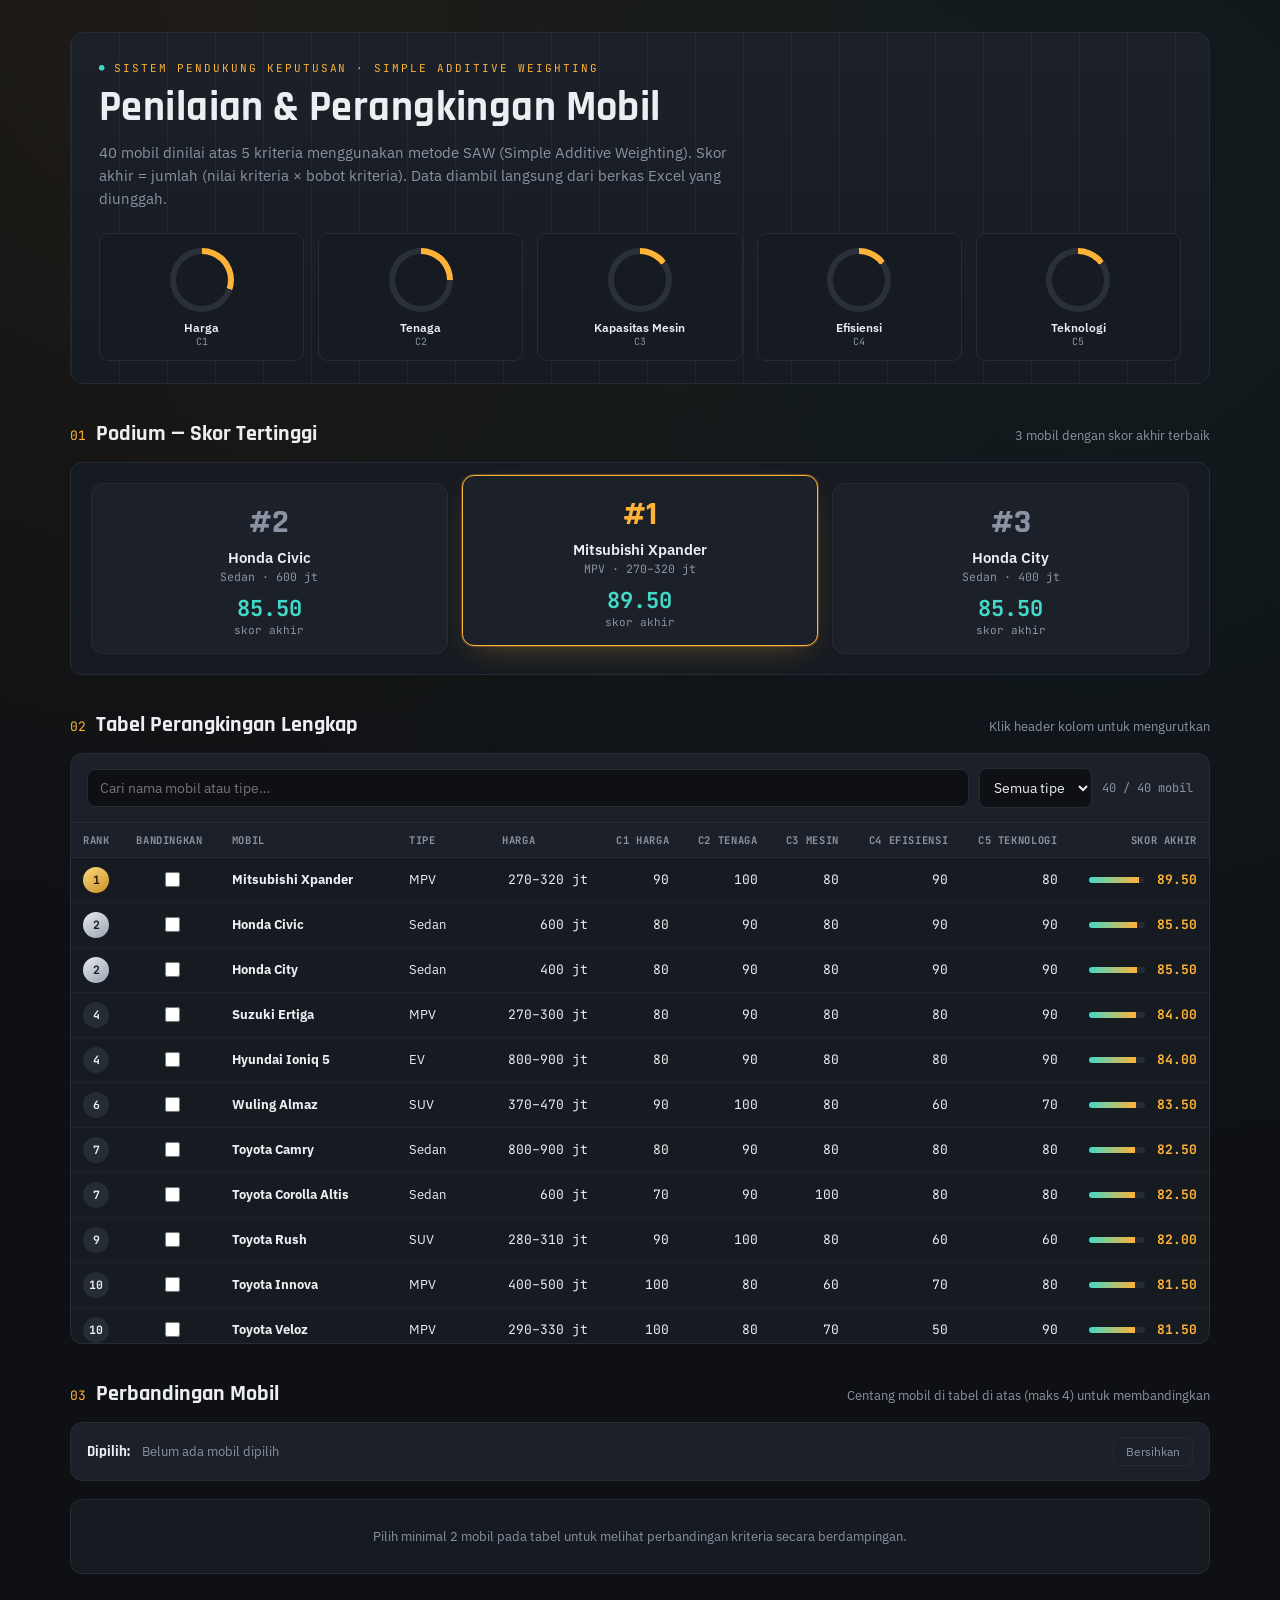
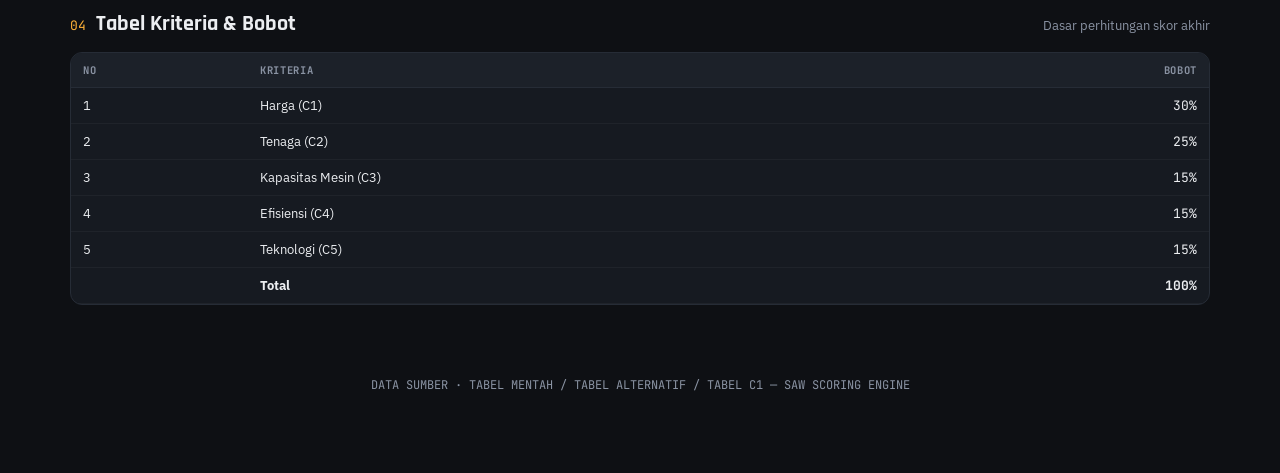
<file: index.html>
<!DOCTYPE html>
<html lang="id">
<head>
<meta charset="UTF-8">
<meta name="viewport" content="width=device-width, initial-scale=1.0">
<title>Sistem Penilaian & Perangkingan Mobil — Metode SAW</title>
<link rel="preconnect" href="https://fonts.googleapis.com">
<link href="https://fonts.googleapis.com/css2?family=Rajdhani:wght@500;600;700&family=IBM+Plex+Sans:wght@400;500;600&family=JetBrains+Mono:wght@400;500;700&display=swap" rel="stylesheet">
<style>
  :root{
    --bg:#0e1014;
    --panel:#161a21;
    --panel-2:#1c2129;
    --border:#262c36;
    --text:#eceef1;
    --muted:#8a93a3;
    --amber:#ffb238;
    --amber-dim:#8a6323;
    --teal:#43d9c8;
    --red:#e8615c;
    --grid-line: rgba(255,255,255,0.04);
  }
  *{box-sizing:border-box;}
  body{
    margin:0;
    background:
      radial-gradient(circle at 15% 0%, rgba(255,178,56,0.07), transparent 40%),
      radial-gradient(circle at 85% 10%, rgba(67,217,200,0.06), transparent 45%),
      var(--bg);
    color:var(--text);
    font-family:'IBM Plex Sans', sans-serif;
    padding:0 0 80px 0;
  }
  .wrap{max-width:1180px;margin:0 auto;padding:32px 20px;}

  /* ---------- HEADER / DASHBOARD ---------- */
  header{
    border:1px solid var(--border);
    background:linear-gradient(180deg, var(--panel-2), var(--panel));
    border-radius:14px;
    padding:28px 28px 22px;
    position:relative;
    overflow:hidden;
  }
  header::before{
    content:"";
    position:absolute;inset:0;
    background-image: repeating-linear-gradient(90deg, var(--grid-line) 0 1px, transparent 1px 48px);
    pointer-events:none;
  }
  .eyebrow{
    font-family:'JetBrains Mono', monospace;
    font-size:11px;
    letter-spacing:.18em;
    color:var(--amber);
    text-transform:uppercase;
    display:flex;align-items:center;gap:8px;
  }
  .eyebrow::before{content:"●";color:var(--teal);font-size:9px;}
  h1{
    font-family:'Rajdhani',sans-serif;
    font-weight:700;
    font-size:clamp(28px,4vw,42px);
    margin:6px 0 6px;
    letter-spacing:.01em;
  }
  header p.sub{color:var(--muted);max-width:640px;margin:0 0 22px;font-size:14.5px;line-height:1.6;}

  .gauge-row{display:grid;grid-template-columns:repeat(5,1fr);gap:14px;position:relative;}
  .gauge{
    background:var(--panel);
    border:1px solid var(--border);
    border-radius:10px;
    padding:14px 12px 12px;
    text-align:center;
  }
  .gauge .ring{
    width:64px;height:64px;border-radius:50%;margin:0 auto 8px;
    display:flex;align-items:center;justify-content:center;
    background:conic-gradient(var(--amber) calc(var(--pct)*1%), #2a303a 0);
    position:relative;
  }
  .gauge .ring::after{
    content:"";position:absolute;inset:6px;border-radius:50%;background:var(--panel);
  }
  .gauge .ring span{position:relative;font-family:'JetBrains Mono',monospace;font-weight:700;font-size:13px;color:var(--amber);}
  .gauge .label{font-size:12px;color:var(--text);font-weight:600;}
  .gauge .code{font-family:'JetBrains Mono',monospace;font-size:10px;color:var(--muted);}

  /* ---------- SECTIONS ---------- */
  section{margin-top:36px;}
  .sec-head{display:flex;align-items:baseline;gap:10px;margin-bottom:14px;flex-wrap:wrap;}
  .sec-num{font-family:'JetBrains Mono',monospace;color:var(--amber);font-size:13px;}
  .sec-head h2{font-family:'Rajdhani',sans-serif;font-size:22px;font-weight:700;margin:0;}
  .sec-head .desc{color:var(--muted);font-size:13px;margin-left:auto;}

  .panel{
    background:var(--panel);
    border:1px solid var(--border);
    border-radius:12px;
    overflow:hidden;
  }

  .toolbar{
    display:flex;gap:10px;flex-wrap:wrap;align-items:center;
    padding:14px 16px;border-bottom:1px solid var(--border);
    background:var(--panel-2);
  }
  .toolbar input[type="text"]{
    flex:1;min-width:180px;
    background:var(--bg);border:1px solid var(--border);color:var(--text);
    padding:9px 12px;border-radius:8px;font-size:13.5px;font-family:inherit;
  }
  .toolbar select{
    background:var(--bg);border:1px solid var(--border);color:var(--text);
    padding:9px 10px;border-radius:8px;font-size:13.5px;font-family:inherit;
  }
  .badge-count{font-family:'JetBrains Mono',monospace;font-size:12px;color:var(--muted);white-space:nowrap;}

  table{width:100%;border-collapse:collapse;font-size:13px;}
  thead th{
    position:sticky;top:0;
    background:var(--panel-2);
    text-align:left;padding:10px 12px;
    font-family:'JetBrains Mono',monospace;
    font-size:10.5px;letter-spacing:.06em;text-transform:uppercase;
    color:var(--muted);border-bottom:1px solid var(--border);
    cursor:pointer;user-select:none;white-space:nowrap;
  }
  thead th:hover{color:var(--amber);}
  thead th.sorted{color:var(--amber);}
  tbody td{padding:9px 12px;border-bottom:1px solid var(--grid-line);vertical-align:middle;}
  tbody tr:hover{background:rgba(255,178,56,0.05);}
  .num{font-family:'JetBrains Mono',monospace;text-align:right;}
  .tbl-scroll{max-height:520px;overflow:auto;}

  .score-cell{display:flex;align-items:center;gap:8px;justify-content:flex-end;}
  .score-bar{width:56px;height:6px;border-radius:3px;background:#262c36;overflow:hidden;}
  .score-bar > i{display:block;height:100%;background:linear-gradient(90deg,var(--teal),var(--amber));}
  .score-val{font-family:'JetBrains Mono',monospace;font-weight:700;color:var(--amber);width:44px;text-align:right;}

  .chk{width:15px;height:15px;accent-color:var(--amber);cursor:pointer;}

  .rank-pill{
    font-family:'JetBrains Mono',monospace;font-weight:700;font-size:11.5px;
    width:26px;height:26px;border-radius:50%;display:inline-flex;align-items:center;justify-content:center;
    background:#262c36;color:var(--text);
  }
  .rank-pill.gold{background:linear-gradient(145deg,#ffd77a,#c8912b);color:#231400;}
  .rank-pill.silver{background:linear-gradient(145deg,#e6e9ee,#9aa4b2);color:#1a1d22;}
  .rank-pill.bronze{background:linear-gradient(145deg,#e3a273,#a4592a);color:#241000;}

  /* ---------- PODIUM ---------- */
  .podium{
    display:grid;grid-template-columns:1fr 1fr 1fr;gap:14px;padding:20px;
  }
  .podium-card{
    background:var(--panel-2);border:1px solid var(--border);border-radius:12px;
    padding:16px;text-align:center;position:relative;
  }
  .podium-card.p1{order:2;border-color:var(--amber);box-shadow:0 0 0 1px rgba(255,178,56,0.25), 0 10px 30px -12px rgba(255,178,56,.35);transform:translateY(-8px);}
  .podium-card.p2{order:1;}
  .podium-card.p3{order:3;}
  .podium-rank{font-family:'Rajdhani',sans-serif;font-weight:700;font-size:34px;color:var(--muted);}
  .podium-card.p1 .podium-rank{color:var(--amber);}
  .podium-name{font-weight:600;font-size:15px;margin:4px 0 2px;}
  .podium-type{color:var(--muted);font-size:11.5px;font-family:'JetBrains Mono',monospace;}
  .podium-score{margin-top:10px;font-family:'JetBrains Mono',monospace;font-size:22px;font-weight:700;color:var(--teal);}
  .podium-score span{font-size:11px;color:var(--muted);display:block;font-weight:400;}

  /* ---------- COMPARISON ---------- */
  .compare-bar{
    display:flex;align-items:center;gap:12px;padding:14px 16px;
    background:var(--panel-2);border:1px solid var(--border);border-radius:12px;
    margin-bottom:18px;flex-wrap:wrap;
  }
  .compare-bar strong{font-family:'Rajdhani',sans-serif;font-size:15px;}
  .chips{display:flex;gap:8px;flex-wrap:wrap;flex:1;}
  .chip{
    background:var(--bg);border:1px solid var(--border);border-radius:20px;
    padding:5px 10px 5px 12px;font-size:12.5px;display:flex;align-items:center;gap:6px;
  }
  .chip button{
    background:none;border:none;color:var(--muted);cursor:pointer;font-size:14px;line-height:1;
    padding:0;
  }
  .chip button:hover{color:var(--red);}
  .clear-btn{
    background:none;border:1px solid var(--border);color:var(--muted);
    padding:6px 12px;border-radius:8px;font-size:12px;cursor:pointer;font-family:inherit;
  }
  .clear-btn:hover{border-color:var(--red);color:var(--red);}
  .empty-note{color:var(--muted);font-size:13px;padding:28px;text-align:center;}

  .compare-grid{display:grid;gap:16px;}
  .compare-card{
    background:var(--panel);border:1px solid var(--border);border-radius:12px;padding:18px;
  }
  .compare-card .ch-head{display:flex;justify-content:space-between;align-items:baseline;margin-bottom:14px;gap:10px;}
  .compare-card .ch-head h3{font-family:'Rajdhani',sans-serif;font-size:18px;margin:0;}
  .compare-card .ch-head .final{font-family:'JetBrains Mono',monospace;color:var(--amber);font-weight:700;font-size:18px;}
  .compare-meta{color:var(--muted);font-size:12px;margin-bottom:14px;line-height:1.7;font-family:'JetBrains Mono',monospace;}
  .crit-row{display:grid;grid-template-columns:120px 1fr 40px;align-items:center;gap:10px;margin:7px 0;}
  .crit-row .crit-label{font-size:12px;color:var(--muted);}
  .crit-track{height:8px;border-radius:4px;background:#262c36;overflow:hidden;}
  .crit-track > i{display:block;height:100%;background:linear-gradient(90deg,var(--teal),var(--amber));}
  .crit-row .crit-num{font-family:'JetBrains Mono',monospace;font-size:12px;text-align:right;}

  footer{
    max-width:1180px;margin:40px auto 0;padding:0 20px;color:var(--muted);font-size:12px;
    font-family:'JetBrains Mono',monospace;text-align:center;
  }

  @media (max-width:720px){
    .gauge-row{grid-template-columns:repeat(2,1fr);}
    .podium{grid-template-columns:1fr;}
    .podium-card.p1{order:1;transform:none;}
    .podium-card.p2{order:2;}
    .podium-card.p3{order:3;}
  }
</style>
</head>
<body>
<div class="wrap">

  <header>
    <div class="eyebrow">Sistem Pendukung Keputusan · Simple Additive Weighting</div>
    <h1>Penilaian &amp; Perangkingan Mobil</h1>
    <p class="sub">40 mobil dinilai atas 5 kriteria menggunakan metode SAW (Simple Additive Weighting). Skor akhir = jumlah (nilai kriteria × bobot kriteria). Data diambil langsung dari berkas Excel yang diunggah.</p>
    <div class="gauge-row" id="gaugeRow"></div>
  </header>

  <!-- ================= PODIUM ================= -->
  <section>
    <div class="sec-head">
      <span class="sec-num">01</span>
      <h2>Podium — Skor Tertinggi</h2>
      <span class="desc">3 mobil dengan skor akhir terbaik</span>
    </div>
    <div class="panel">
      <div class="podium" id="podium"></div>
    </div>
  </section>

  <!-- ================= TABEL PERANGKINGAN ================= -->
  <section>
    <div class="sec-head">
      <span class="sec-num">02</span>
      <h2>Tabel Perangkingan Lengkap</h2>
      <span class="desc">Klik header kolom untuk mengurutkan</span>
    </div>
    <div class="panel">
      <div class="toolbar">
        <input type="text" id="searchInput" placeholder="Cari nama mobil atau tipe…">
        <select id="typeFilter"><option value="">Semua tipe</option></select>
        <span class="badge-count" id="countBadge"></span>
      </div>
      <div class="tbl-scroll">
        <table id="mainTable">
          <thead>
            <tr>
              <th data-key="rank">Rank</th>
              <th data-key="check">Bandingkan</th>
              <th data-key="mobil">Mobil</th>
              <th data-key="tipe">Tipe</th>
              <th data-key="harga">Harga</th>
              <th data-key="c1" class="num">C1 Harga</th>
              <th data-key="c2" class="num">C2 Tenaga</th>
              <th data-key="c3" class="num">C3 Mesin</th>
              <th data-key="c4" class="num">C4 Efisiensi</th>
              <th data-key="c5" class="num">C5 Teknologi</th>
              <th data-key="score" class="num">Skor Akhir</th>
            </tr>
          </thead>
          <tbody id="mainTbody"></tbody>
        </table>
      </div>
    </div>
  </section>

  <!-- ================= PERBANDINGAN ================= -->
  <section id="compareSection">
    <div class="sec-head">
      <span class="sec-num">03</span>
      <h2>Perbandingan Mobil</h2>
      <span class="desc">Centang mobil di tabel di atas (maks 4) untuk membandingkan</span>
    </div>
    <div class="compare-bar">
      <strong>Dipilih:</strong>
      <div class="chips" id="chipsRow"><span class="empty-note" style="padding:0;">Belum ada mobil dipilih</span></div>
      <button class="clear-btn" id="clearBtn">Bersihkan</button>
    </div>
    <div id="compareArea"><div class="panel"><div class="empty-note">Pilih minimal 2 mobil pada tabel untuk melihat perbandingan kriteria secara berdampingan.</div></div></div>
  </section>

  <!-- ================= KRITERIA ================= -->
  <section>
    <div class="sec-head">
      <span class="sec-num">04</span>
      <h2>Tabel Kriteria &amp; Bobot</h2>
      <span class="desc">Dasar perhitungan skor akhir</span>
    </div>
    <div class="panel">
      <table>
        <thead><tr><th>No</th><th>Kriteria</th><th class="num">Bobot</th></tr></thead>
        <tbody id="critTbody"></tbody>
      </table>
    </div>
  </section>

</div>

<footer>DATA SUMBER · TABEL MENTAH / TABEL ALTERNATIF / TABEL C1 — SAW SCORING ENGINE</footer>

<script>
/* ================= DATA ================= */
const CRITERIA = [
  {key:'c1', code:'C1', label:'Harga', weight:0.30},
  {key:'c2', code:'C2', label:'Tenaga', weight:0.25},
  {key:'c3', code:'C3', label:'Kapasitas Mesin', weight:0.15},
  {key:'c4', code:'C4', label:'Efisiensi', weight:0.15},
  {key:'c5', code:'C5', label:'Teknologi', weight:0.15},
];

const CARS = [
{no:1,mobil:'Toyota Innova',tipe:'MPV',mesin:'2.0–2.4L',tenaga:'139–149 PS',harga:'400–500 jt',c1:100,c2:80,c3:60,c4:70,c5:80},
{no:2,mobil:'Toyota Hilux',tipe:'Pickup',mesin:'2.4L diesel',tenaga:'179 PS',harga:'587–639 jt',c1:90,c2:60,c3:100,c4:80,c5:70},
{no:3,mobil:'Toyota Fortuner',tipe:'SUV',mesin:'2.4–2.8L',tenaga:'148–160 hp',harga:'583–788 jt',c1:50,c2:70,c3:80,c4:90,c5:60},
{no:4,mobil:'Toyota Avanza',tipe:'MPV',mesin:'1.3–1.5L',tenaga:'98–106 PS',harga:'230–300 jt',c1:60,c2:70,c3:90,c4:100,c5:80},
{no:5,mobil:'Toyota Veloz',tipe:'MPV',mesin:'1.5L',tenaga:'106 PS',harga:'290–330 jt',c1:100,c2:80,c3:70,c4:50,c5:90},
{no:6,mobil:'Toyota Rush',tipe:'SUV',mesin:'1.5L',tenaga:'104 PS',harga:'280–310 jt',c1:90,c2:100,c3:80,c4:60,c5:60},
{no:7,mobil:'Toyota Raize',tipe:'SUV',mesin:'1.0T–1.2L',tenaga:'88–98 PS',harga:'230–300 jt',c1:80,c2:90,c3:80,c4:70,c5:70},
{no:8,mobil:'Toyota Yaris',tipe:'Hatchback',mesin:'1.5L',tenaga:'106 PS',harga:'300–330 jt',c1:70,c2:90,c3:100,c4:80,c5:60},
{no:9,mobil:'Toyota Agya',tipe:'LCGC',mesin:'1.2L',tenaga:'88 PS',harga:'170–200 jt',c1:60,c2:70,c3:80,c4:90,c5:90},
{no:10,mobil:'Toyota Alphard',tipe:'MPV',mesin:'2.5–3.5L',tenaga:'180–300 PS',harga:'1,3–1,7 M',c1:80,c2:90,c3:80,c4:70,c5:50},
{no:11,mobil:'Toyota Land Cruiser',tipe:'SUV',mesin:'3.3L diesel',tenaga:'300 PS',harga:'2,4–2,6 M',c1:80,c2:90,c3:80,c4:70,c5:60},
{no:12,mobil:'Toyota Prado',tipe:'SUV',mesin:'2.8L diesel',tenaga:'204 PS',harga:'2,1–2,3 M',c1:70,c2:90,c3:100,c4:80,c5:70},
{no:13,mobil:'Mitsubishi Pajero Sport',tipe:'SUV',mesin:'2.4L diesel',tenaga:'181 PS',harga:'550–700 jt',c1:100,c2:80,c3:60,c4:60,c5:80},
{no:14,mobil:'Honda CR-V',tipe:'SUV',mesin:'1.5T / Hybrid',tenaga:'190 PS',harga:'740–800 jt',c1:90,c2:60,c3:100,c4:50,c5:90},
{no:15,mobil:'Honda HR-V',tipe:'SUV',mesin:'1.5L',tenaga:'121 PS',harga:'375–515 jt',c1:50,c2:70,c3:80,c4:90,c5:90},
{no:16,mobil:'Hyundai Creta',tipe:'SUV',mesin:'1.5L',tenaga:'115 PS',harga:'300–400 jt',c1:60,c2:70,c3:90,c4:80,c5:50},
{no:17,mobil:'Hyundai Palisade',tipe:'SUV',mesin:'2.2 diesel',tenaga:'200 PS',harga:'900 jt–1 M',c1:100,c2:80,c3:70,c4:70,c5:60},
{no:18,mobil:'Wuling Almaz',tipe:'SUV',mesin:'1.5T',tenaga:'140 PS',harga:'370–470 jt',c1:90,c2:100,c3:80,c4:60,c5:70},
{no:19,mobil:'Isuzu D-Max',tipe:'Pickup',mesin:'1.9–3.0 diesel',tenaga:'150 PS',harga:'360–550 jt',c1:80,c2:90,c3:80,c4:50,c5:80},
{no:20,mobil:'Mitsubishi Triton',tipe:'Pickup',mesin:'2.4L diesel',tenaga:'181 PS',harga:'300–520 jt',c1:70,c2:90,c3:100,c4:50,c5:90},
{no:21,mobil:'Ford Ranger',tipe:'Pickup',mesin:'2.0L turbo',tenaga:'213 PS',harga:'600–800 jt',c1:80,c2:70,c3:90,c4:60,c5:60},
{no:22,mobil:'Nissan Navara',tipe:'Pickup',mesin:'2.5L diesel',tenaga:'190 PS',harga:'500–600 jt',c1:80,c2:90,c3:80,c4:70,c5:70},
{no:23,mobil:'Toyota Camry',tipe:'Sedan',mesin:'2.5L / Hybrid',tenaga:'204 PS',harga:'800–900 jt',c1:80,c2:90,c3:80,c4:80,c5:80},
{no:24,mobil:'Honda Civic',tipe:'Sedan',mesin:'1.5T',tenaga:'178 PS',harga:'600 jt',c1:80,c2:90,c3:80,c4:90,c5:90},
{no:25,mobil:'Honda City',tipe:'Sedan',mesin:'1.5L',tenaga:'121 PS',harga:'400 jt',c1:80,c2:90,c3:80,c4:90,c5:90},
{no:26,mobil:'Toyota Corolla Altis',tipe:'Sedan',mesin:'1.8 Hybrid',tenaga:'121 PS',harga:'600 jt',c1:70,c2:90,c3:100,c4:80,c5:80},
{no:27,mobil:'Mazda 3',tipe:'Sedan',mesin:'2.0L',tenaga:'155 PS',harga:'500 jt',c1:100,c2:80,c3:60,c4:70,c5:70},
{no:28,mobil:'Honda Brio',tipe:'Hatchback',mesin:'1.2L',tenaga:'90 PS',harga:'170–250 jt',c1:90,c2:60,c3:100,c4:70,c5:60},
{no:29,mobil:'Suzuki Baleno',tipe:'Hatchback',mesin:'1.5L',tenaga:'105 PS',harga:'280 jt',c1:50,c2:70,c3:80,c4:70,c5:50},
{no:30,mobil:'Mazda 2',tipe:'Hatchback',mesin:'1.5L',tenaga:'111 PS',harga:'350 jt',c1:60,c2:70,c3:90,c4:80,c5:60},
{no:31,mobil:'Kia Rio',tipe:'Hatchback',mesin:'1.4L',tenaga:'100 PS',harga:'300 jt',c1:100,c2:80,c3:70,c4:60,c5:70},
{no:32,mobil:'Mitsubishi Xpander',tipe:'MPV',mesin:'1.5L',tenaga:'105 PS',harga:'270–320 jt',c1:90,c2:100,c3:80,c4:90,c5:80},
{no:33,mobil:'Suzuki Ertiga',tipe:'MPV',mesin:'1.5 Hybrid',tenaga:'103 PS',harga:'270–300 jt',c1:80,c2:90,c3:80,c4:80,c5:90},
{no:34,mobil:'Daihatsu Xenia',tipe:'MPV',mesin:'1.3–1.5L',tenaga:'98–106 PS',harga:'220–280 jt',c1:70,c2:90,c3:100,c4:70,c5:60},
{no:35,mobil:'Nissan Livina',tipe:'MPV',mesin:'1.5L',tenaga:'104 PS',harga:'300 jt',c1:80,c2:70,c3:90,c4:80,c5:70},
{no:36,mobil:'Wuling Confero',tipe:'MPV',mesin:'1.5L',tenaga:'107 PS',harga:'200 jt',c1:80,c2:90,c3:80,c4:70,c5:80},
{no:37,mobil:'Hyundai Ioniq 5',tipe:'EV',mesin:'Listrik',tenaga:'217 PS',harga:'800–900 jt',c1:80,c2:90,c3:80,c4:80,c5:90},
{no:38,mobil:'Wuling Air EV',tipe:'EV',mesin:'Listrik',tenaga:'40–68 PS',harga:'200–300 jt',c1:90,c2:70,c3:50,c4:90,c5:60},
{no:39,mobil:'Tesla Model 3',tipe:'EV',mesin:'Listrik',tenaga:'283–450 PS',harga:'1,5 M',c1:70,c2:80,c3:90,c4:70,c5:70},
{no:40,mobil:'BYD Dolphin',tipe:'EV',mesin:'Listrik',tenaga:'95–177 PS',harga:'400–500 jt',c1:90,c2:80,c3:50,c4:90,c5:80},
];

/* ================= COMPUTE ================= */
CARS.forEach(c=>{
  c.score = CRITERIA.reduce((s,k)=> s + c[k.key]*k.weight, 0);
  c.score = Math.round(c.score*100)/100;
});
const sortedByScore = [...CARS].sort((a,b)=>b.score-a.score);
let rank = 1;
sortedByScore.forEach((c,i)=>{
  if(i>0 && c.score < sortedByScore[i-1].score) rank = i+1;
  c.rank = rank;
});

let sortState = {key:'rank', dir:1};
let selected = [];

/* ================= RENDER: gauges ================= */
const gaugeRow = document.getElementById('gaugeRow');
CRITERIA.forEach(k=>{
  const pct = Math.round(k.weight*100);
  const div = document.createElement('div');
  div.className='gauge';
  div.innerHTML = `<div class="ring" style="--pct:${pct}"><span>${pct}%</span></div>
    <div class="label">${k.label}</div><div class="code">${k.code}</div>`;
  gaugeRow.appendChild(div);
});

/* ================= RENDER: criteria table ================= */
const critTbody = document.getElementById('critTbody');
CRITERIA.forEach((k,i)=>{
  critTbody.innerHTML += `<tr><td>${i+1}</td><td>${k.label} (${k.code})</td><td class="num">${(k.weight*100).toFixed(0)}%</td></tr>`;
});
critTbody.innerHTML += `<tr><td></td><td><strong>Total</strong></td><td class="num"><strong>100%</strong></td></tr>`;

/* ================= RENDER: podium ================= */
function renderPodium(){
  const top3 = sortedByScore.slice(0,3);
  const order = ['p2','p1','p3'];
  const podium = document.getElementById('podium');
  podium.innerHTML = top3.map((c,i)=>`
    <div class="podium-card ${['p1','p2','p3'][i]}">
      <div class="podium-rank">#${i+1}</div>
      <div class="podium-name">${c.mobil}</div>
      <div class="podium-type">${c.tipe} · ${c.harga}</div>
      <div class="podium-score">${c.score.toFixed(2)}<span>skor akhir</span></div>
    </div>`).join('');
}
renderPodium();

/* ================= RENDER: type filter ================= */
const typeFilter = document.getElementById('typeFilter');
[...new Set(CARS.map(c=>c.tipe))].sort().forEach(t=>{
  const opt = document.createElement('option');
  opt.value=t; opt.textContent=t;
  typeFilter.appendChild(opt);
});

/* ================= RENDER: main table ================= */
const mainTbody = document.getElementById('mainTbody');
const countBadge = document.getElementById('countBadge');

function rankPillClass(r){
  if(r===1) return 'gold';
  if(r===2) return 'silver';
  if(r===3) return 'bronze';
  return '';
}

function renderTable(){
  const q = document.getElementById('searchInput').value.trim().toLowerCase();
  const t = typeFilter.value;
  let rows = CARS.filter(c=>{
    const matchQ = !q || c.mobil.toLowerCase().includes(q) || c.tipe.toLowerCase().includes(q);
    const matchT = !t || c.tipe===t;
    return matchQ && matchT;
  });

  rows.sort((a,b)=>{
    const k = sortState.key;
    let va = a[k], vb = b[k];
    if(typeof va === 'string'){ va=va.toLowerCase(); vb=vb.toLowerCase(); return va<vb ? -1*sortState.dir : va>vb ? 1*sortState.dir : 0; }
    return (va-vb)*sortState.dir;
  });

  countBadge.textContent = `${rows.length} / ${CARS.length} mobil`;

  mainTbody.innerHTML = rows.map(c=>{
    const checked = selected.includes(c.no) ? 'checked' : '';
    const disabled = (!selected.includes(c.no) && selected.length>=4) ? 'disabled' : '';
    return `<tr>
      <td><span class="rank-pill ${rankPillClass(c.rank)}">${c.rank}</span></td>
      <td style="text-align:center;"><input type="checkbox" class="chk" data-no="${c.no}" ${checked} ${disabled}></td>
      <td><strong>${c.mobil}</strong></td>
      <td>${c.tipe}</td>
      <td class="num">${c.harga}</td>
      <td class="num">${c.c1}</td>
      <td class="num">${c.c2}</td>
      <td class="num">${c.c3}</td>
      <td class="num">${c.c4}</td>
      <td class="num">${c.c5}</td>
      <td class="num">
        <div class="score-cell">
          <div class="score-bar"><i style="width:${c.score}%"></i></div>
          <span class="score-val">${c.score.toFixed(2)}</span>
        </div>
      </td>
    </tr>`;
  }).join('');

  mainTbody.querySelectorAll('.chk').forEach(chk=>{
    chk.addEventListener('change', e=>{
      const no = Number(e.target.dataset.no);
      if(e.target.checked){
        if(selected.length>=4){ e.target.checked=false; return; }
        selected.push(no);
      } else {
        selected = selected.filter(n=>n!==no);
      }
      renderTable();
      renderCompare();
    });
  });
}

document.getElementById('searchInput').addEventListener('input', renderTable);
typeFilter.addEventListener('change', renderTable);

document.querySelectorAll('#mainTable thead th[data-key]').forEach(th=>{
  th.addEventListener('click', ()=>{
    const key = th.dataset.key;
    if(key==='check') return;
    if(sortState.key===key){ sortState.dir *= -1; } else { sortState.key=key; sortState.dir = (key==='mobil'||key==='tipe') ? 1 : -1; }
    document.querySelectorAll('#mainTable thead th').forEach(h=>h.classList.remove('sorted'));
    th.classList.add('sorted');
    renderTable();
  });
});

/* ================= COMPARISON ================= */
const chipsRow = document.getElementById('chipsRow');
const compareArea = document.getElementById('compareArea');

function renderCompare(){
  if(selected.length===0){
    chipsRow.innerHTML = `<span class="empty-note" style="padding:0;">Belum ada mobil dipilih</span>`;
    compareArea.innerHTML = `<div class="panel"><div class="empty-note">Pilih minimal 2 mobil pada tabel untuk melihat perbandingan kriteria secara berdampingan.</div></div>`;
    return;
  }
  const cars = selected.map(no=>CARS.find(c=>c.no===no));

  chipsRow.innerHTML = cars.map(c=>`<span class="chip">${c.mobil} <button data-no="${c.no}">×</button></span>`).join('');
  chipsRow.querySelectorAll('button').forEach(b=>{
    b.addEventListener('click', e=>{
      const no = Number(e.target.dataset.no);
      selected = selected.filter(n=>n!==no);
      renderTable(); renderCompare();
    });
  });

  if(cars.length<2){
    compareArea.innerHTML = `<div class="panel"><div class="empty-note">Pilih minimal 1 mobil lagi (maks 4) untuk membandingkan.</div></div>`;
    return;
  }

  const maxScore = Math.max(...cars.map(c=>c.score));

  compareArea.innerHTML = `<div class="compare-grid" style="grid-template-columns:repeat(${cars.length},1fr);">
    ${cars.map(c=>`
      <div class="compare-card">
        <div class="ch-head"><h3>${c.mobil}</h3><span class="final">${c.score.toFixed(2)}</span></div>
        <div class="compare-meta">${c.tipe} · ${c.mesin}<br>${c.tenaga} · ${c.harga}${c.score===maxScore ? '<br><span style="color:var(--amber)">★ Skor tertinggi di antara terpilih</span>' : ''}</div>
        ${CRITERIA.map(k=>`
          <div class="crit-row">
            <span class="crit-label">${k.label}</span>
            <div class="crit-track"><i style="width:${c[k.key]}%"></i></div>
            <span class="crit-num">${c[k.key]}</span>
          </div>`).join('')}
      </div>`).join('')}
  </div>`;
}

document.getElementById('clearBtn').addEventListener('click', ()=>{
  selected = [];
  renderTable(); renderCompare();
});

/* init */
renderTable();
renderCompare();
</script>
</body>
</html>
</file>
